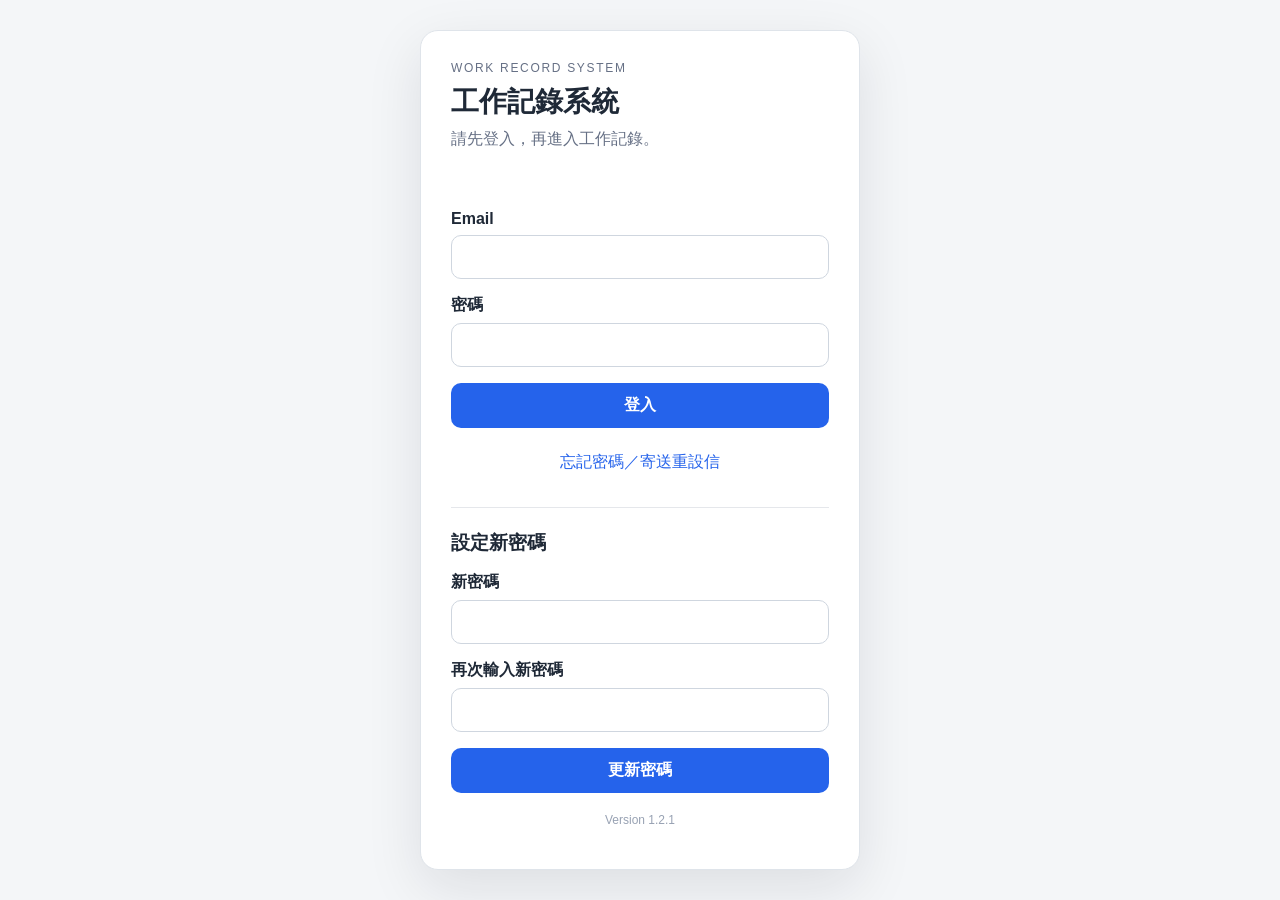
<file: index.html>
<!doctype html>
<html lang="zh-Hant">
<head>
  <meta charset="utf-8" />
  <meta name="viewport" content="width=device-width, initial-scale=1" />
  <title>工作記錄｜Version 1.1.2</title>
  <link rel="stylesheet" href="css/style.css" />
</head>
<body>
  <aside data-main-menu data-page="index"></aside>

  <main class="main">
    <section id="dashboard" class="view active">
      <div class="view-title">
        <div>
          <h2>首頁總覽</h2>
        </div>
      </div>
      <div id="statsGrid" class="stats-grid"></div>
      <div class="grid two">
        <section class="card">
          <h3>已設定上市時程</h3>
          <div id="todayFollowups" class="compact-list"></div>
        </section>
        <section class="card">
          <h3>最近更新</h3>
          <div id="recentRecords" class="compact-list"></div>
        </section>
      </div>
    </section>

    <section id="settings" class="view">
      <div class="view-title">
        <div>
          <h2>設定</h2>
        </div>
      </div>

      <div class="settings-tabs">
        <button class="settings-tab active" data-settings-tab="customers" type="button">客戶名稱</button>
        <button class="settings-tab" data-settings-tab="products" type="button">產品口味＋規格＋狀態</button>
        <button class="settings-tab" data-settings-tab="schedule" type="button">上市時程節點</button>
        <button class="settings-tab" data-settings-tab="rules" type="button">主檔整理方式</button>
        <button class="settings-tab" data-settings-tab="supabase" type="button">Supabase 連線</button>
      </div>

      <section class="card settings-panel active" data-settings-panel="customers">
        <h3>設定客戶名稱</h3>
        <div class="inline-form">
          <input id="newCustomerName" placeholder="例：JFC、全家、內部、星巴克" />
          <button id="addCustomerBtn" class="btn primary" type="button">新增客戶</button>
        </div>
        <div id="customerMasterList" class="master-list"></div>
      </section>

      <section class="card settings-panel" data-settings-panel="products">
        <h3>設定客戶的產品口味 / 規格 / 狀態 / 上市時程</h3>
        <div class="grid four product-create-fields">
          <label>客戶
            <select id="masterCustomerSelect"></select>
          </label>
          <label>產品口味
            <input id="newProductName" placeholder="例：米花-焦糖、米片-明太子" />
          </label>
          <label>規格
            <input id="newProductSpec" placeholder="例：80g、35g、組合包" />
          </label>
          <label>狀態
            <select id="newProductStatus">
              <option>進行中</option><option>待處理</option><option>等待回覆</option><option>已完成</option><option>暫停</option><option>突然結案</option><option>已結案</option>
            </select>
          </label>
          <div class="product-create-action">
            <button id="addProductSpecBtn" class="btn primary" type="button">新增產品口味＋規格</button>
          </div>
        </div>
        <div id="productSpecMasterList" class="master-list"></div>
      </section>

      <section class="card settings-panel" data-settings-panel="schedule">
        <h3>設定專案時程節點</h3>
        <div class="grid two schedule-master-create-fields">
          <label>工作項目 / 節點<input id="newScheduleNodeName" placeholder="例：包裝審核申請" /></label>
          <label>工作日數<input id="newScheduleWorkDays" type="number" min="0" placeholder="例：3" /></label>
        </div>
        <div class="form-actions">
          <button id="addScheduleNodeBtn" class="btn primary" type="button">新增時程節點</button>
          <button id="resetScheduleNodesBtn" class="btn" type="button">恢復預設節點</button>
        </div>
        <div id="scheduleNodeMasterList" class="master-list"></div>
      </section>

      <section class="card settings-panel" data-settings-panel="rules">
        <h3>目前主檔整理方式</h3>
        <table class="field-table">
          <thead><tr><th>層級</th><th>用途</th><th>快速記錄時的行為</th></tr></thead>
          <tbody>
            <tr><td>客戶名稱</td><td>先選擇是哪個客戶或內部案</td><td>選完後，產品口味＋規格選單會只顯示該客戶的項目</td></tr>
            <tr><td>產品口味＋規格</td><td>記錄產品或口味名稱與 80g、35g、組合包等規格</td><td>合併成一個選項，避免產品和規格拆開選錯</td></tr>
            <tr><td>狀態</td><td>設定該客戶產品規格目前狀態</td><td>快速記錄不需再填狀態，新增記錄時自動帶入</td></tr>
            <tr><td>上市時程節點</td><td>設定大方向流程與工作日數</td><td>在「產品口味＋規格＋狀態」中設定專案時程，可填預計開始日、預計完成日、實際開始日、實際完成日；尚未取得預計時程時可留空</td></tr>
          </tbody>
        </table>
      </section>

      <section class="card settings-panel" data-settings-panel="supabase">
        <h3>Supabase v24 專案工作記錄權限</h3>
        <div class="auth-box">
          <h4>登入帳號</h4>
          <p id="authStatus" class="hint">尚未登入</p>
          <div class="grid two">
            <label>Email
              <input id="authEmail" type="email" placeholder="你的 Email" autocomplete="email" />
            </label>
            <label>密碼
              <input id="authPassword" type="password" placeholder="至少 6 碼" autocomplete="current-password" />
            </label>
          </div>
          <div class="form-actions">
            <button id="authSignInBtn" class="btn primary" type="button">登入</button>
            <button id="authSignUpBtn" class="btn" type="button">建立帳號</button>
            <button id="authForgotPasswordBtn" class="btn" type="button">忘記密碼／寄送重設信</button>
            <button id="authSignOutBtn" class="btn danger-light" type="button">登出</button>
          </div>
          <p class="hint">忘記密碼時，先輸入 Email，再按「忘記密碼／寄送重設信」。請到信箱點開連結後回到本頁設定新密碼。</p>
        </div>
        <div id="passwordRecoveryBox" class="auth-box" hidden>
          <h4>設定新密碼</h4>
          <p class="hint">已由密碼重設信進入。請輸入新的登入密碼。</p>
          <div class="grid two">
            <label>新密碼
              <input id="newAuthPassword" type="password" placeholder="至少 8 碼" autocomplete="new-password" />
            </label>
            <label>再次輸入新密碼
              <input id="confirmAuthPassword" type="password" placeholder="請再次輸入" autocomplete="new-password" />
            </label>
          </div>
          <div class="form-actions">
            <button id="authUpdatePasswordBtn" class="btn primary" type="button">更新密碼</button>
            <button id="authCancelRecoveryBtn" class="btn" type="button">取消</button>
          </div>
        </div>
        <div id="supabaseStatus" class="note-box">尚未檢查連線。</div>
        <details id="supabaseDebugWrap" class="debug-box">
          <summary>Supabase 詳細錯誤訊息（Debug）</summary>
          <pre id="supabaseDebugText">尚無錯誤。</pre>
        </details>
        <div class="form-actions">
          <button id="pushSupabaseBtn" class="btn" type="button">立即同步到 Supabase</button>
          <button id="pullSupabaseBtn" class="btn" type="button">從 Supabase 載入資料</button>
          <button id="loadAuditBtn" class="btn" type="button">查看最近操作紀錄</button>
        </div>
        <div id="auditLogList" class="compact-list"></div>
      </section>
    </section>

    <section id="log" class="view">
      <div class="view-title">
        <div>
          <h2>快速記錄</h2>
        </div>
        <button id="newRecordBtn" class="btn primary">新增空白記錄</button>
      </div>
      <div class="grid form-and-list">
        <section class="card">
          <h3 id="formTitle">新增 / 編輯工作記錄</h3>
          <form id="recordForm" class="record-form">
            <input type="hidden" id="recordId" />
            <div class="grid one">
              <label>日期<input id="recordDate" type="date" required /></label>
            </div>
            <div class="grid two">
              <label>客戶
                <select id="customer" required></select>
              </label>
              <label>產品口味＋規格
                <input id="productSpecCombo" list="productSpecList" placeholder="先選客戶，再輸入關鍵字搜尋產品口味＋規格" required />
              </label>
            </div>
            <input type="hidden" id="productName" />
            <input type="hidden" id="spec" />
            <datalist id="productSpecList"></datalist>
            <div class="grid one">
              <label>工作類型
                <select id="workType">
                  <option>一般記事</option><option>樣品</option><option>送驗/報告</option><option>包裝審查</option><option>設計/版面</option><option>料號/條碼</option><option>成分營養標</option><option>請購/發包</option><option>試俥/生產</option><option>出貨/上市</option><option>會議/討論</option><option>其他</option>
                </select>
              </label>
            </div>
            <label>記事內容<textarea id="notes" rows="6" required placeholder="誰回覆、目前進度、已完成什麼、卡在哪裡..."></textarea></label>
            <div class="grid two">
              <label>樣品版本<input id="sampleVersion" placeholder="例：V1、V2、2026-06-A" /></label>
              <label>照片 / 附件位置<input id="photoPath" placeholder="例：雲端連結或 assets/photos/a.jpg" /></label>
            </div>
            <div class="form-actions">
              <button type="submit" class="btn primary">儲存記錄</button>
              <button type="button" id="duplicateBtn" class="btn">複製成新記錄</button>
              <button type="button" id="resetBtn" class="btn">清空</button>
            </div>
          </form>
        </section>
        <section class="card">
          <div class="list-head">
            <h3>工作記事清單</h3>
            <span id="recordCount" class="pill"></span>
          </div>
          <div class="filters">
            <input id="keyword" type="search" placeholder="關鍵字：客戶、產品、記事、下一步..." />
            <select id="customerFilter"><option value="">全部客戶</option></select>
            <select id="statusFilter"><option value="">全部狀態</option></select>
            <select id="typeFilter"><option value="">全部類型</option></select>
          </div>
          <div id="recordsList" class="records-list"></div>
        </section>
      </div>
    </section>

    <section id="projects" class="view">
      <div class="view-title"><div><h2>專案總覽</h2><p>把同一個「客戶 + 產品/口味 + 規格」合併成一張專案卡。</p></div></div>
      <section class="card">
        <label>查詢條件：客戶＋產品/口味＋規格
          <input id="projectSearch" type="search" placeholder="例：JFC 焦糖 80g、全家 米片、內部 組合包" />
        </label>
      </section>
      <div id="projectBoard" class="project-board"></div>
    </section>

    <section id="timeline" class="view">
      <div class="view-title"><div><h2>歷程時間軸</h2><p>適合查某個案子從開始到現在所有紀錄。</p></div></div>
      <div class="filters line">
        <select id="timelineProjectSelect"></select>
      </div>
      <div id="timelineList" class="timeline"></div>
    </section>

    <section id="followups" class="view">
      <div class="view-title"><div><h2>追蹤提醒</h2><p>看今天、本週、逾期、等待他人的事項。</p></div></div>
      <div class="tabs"><button class="tab active" data-follow="overdue">逾期</button><button class="tab" data-follow="today">今天</button><button class="tab" data-follow="week">本週</button><button class="tab" data-follow="waiting">等待他人</button><button class="tab" data-follow="all">全部未完成</button></div>
      <div id="followupList" class="records-list"></div>
    </section>

    <section id="calendar" class="view">
      <div class="view-title">
        <div><h2>月曆 / 日期清單</h2></div>
        <div class="calendar-controls">
          <label>起始月份<input id="calendarMonth" type="month" /></label>
        </div>
      </div>
      <div id="calendarGrid" class="calendar-multi"></div>
      <section class="card"><h3>日期清單</h3><div id="dateAgenda" class="compact-list"></div></section>
    </section>

    <section id="samples" class="view">
      <div class="view-title"><div><h2>樣品版本</h2></div></div>
      <div id="sampleList" class="sample-grid"></div>
    </section>

    <section id="attachments" class="view">
      <div class="view-title"><div><h2>照片 / 附件</h2></div></div>
      <div id="attachmentList" class="attachment-grid"></div>
    </section>

  </main>

  <div id="recordModal" class="modal-backdrop" aria-hidden="true">
    <div class="modal-card" role="dialog" aria-modal="true" aria-labelledby="recordModalTitle">
      <div class="modal-head">
        <h3 id="recordModalTitle">查看記事</h3>
        <button id="recordModalClose" class="mini" type="button">關閉</button>
      </div>
      <div id="recordModalBody" class="modal-body"></div>
    </div>
  </div>
  <div id="toast" class="toast" role="status"></div>
  <script src="js/components/mainMenu.js"></script>
  <script src="data/excelRecords.js"></script>
  <script src="js/config/supabaseConfig.js"></script>
  <script src="js/config/projectInfoTemplate.js"></script>
  <script src="js/services/supabaseService.js"></script>
  <script src="js/app.js"></script>
</body>
</html>
</file>
<file: css/style.css>
:root{--bg:#f6f4ee;--panel:#fffaf1;--card:#fff;--text:#2b2722;--muted:#7b7166;--line:#e6ddd0;--primary:#8a5a28;--primary2:#b77a34;--danger:#b3261e;--green:#2e7d32;--yellow:#8a6d00;--blue:#28608a;--shadow:0 10px 30px rgba(63,46,25,.08)}*{box-sizing:border-box}body{margin:0;background:var(--bg);color:var(--text);font-family:-apple-system,BlinkMacSystemFont,"Segoe UI","Noto Sans TC",Arial,sans-serif}.topbar{position:sticky;top:0;z-index:10;margin-left:230px;display:flex;justify-content:space-between;gap:20px;align-items:center;padding:22px 28px;background:rgba(246,244,238,.94);backdrop-filter:blur(10px);border-bottom:1px solid var(--line)}h1,h2,h3,h4,p{margin-top:0}.eyebrow{font-size:13px;letter-spacing:.08em;color:var(--primary);font-weight:700}.subtle,.view-title p,.record-meta,.empty{color:var(--muted)}.top-actions,.form-actions,.card-actions,.tabs{display:flex;gap:8px;flex-wrap:wrap}.btn,.nav-btn,.flow-step,.mini,.tab,.mini-line,.cal-event{border:1px solid var(--line);background:#fff;border-radius:12px;padding:10px 14px;cursor:pointer;color:var(--text);font-weight:650}.btn:hover,.nav-btn:hover,.flow-step:hover,.mini:hover,.tab:hover,.mini-line:hover{border-color:var(--primary2)}.btn.primary{background:var(--primary);color:white;border-color:var(--primary)}.danger,.danger-light{color:var(--danger)}.danger-light{background:#fff7f5;border-color:#f0c9c4}.sidebar{position:fixed;top:0;left:0;bottom:0;width:230px;padding:18px 14px;background:#2b2722;color:#fff;display:flex;flex-direction:column;gap:8px}.sidebar:before{content:'功能選單';font-size:13px;color:#d9c8b3;letter-spacing:.1em;margin:8px 8px 12px}.nav-btn{background:transparent;color:#f9f0e6;border-color:rgba(255,255,255,.14);text-align:left}.nav-btn.active{background:#fffaf1;color:#2b2722}.main{margin-left:230px;padding:24px 28px 60px}.view{display:none}.view.active{display:block}.view-title{display:flex;justify-content:space-between;align-items:flex-start;gap:16px;margin-bottom:18px}.grid{display:grid;gap:14px}.grid.two{grid-template-columns:repeat(2,minmax(0,1fr))}.grid.three{grid-template-columns:repeat(3,minmax(0,1fr))}.grid.form-and-list{grid-template-columns:minmax(420px,.95fr) minmax(420px,1.05fr);align-items:start}.card,.stat,.record-card,.project-card,.sample-card,.attachment-card{background:var(--card);border:1px solid var(--line);border-radius:18px;box-shadow:var(--shadow)}.card{padding:18px;margin-bottom:16px}.stats-grid{display:grid;grid-template-columns:repeat(6,minmax(120px,1fr));gap:12px;margin-bottom:18px}.stat{padding:16px}.stat span{display:block;color:var(--muted);font-size:13px}.stat strong{display:block;font-size:30px;margin:6px 0}.stat em{font-style:normal;color:var(--muted);font-size:12px}label{display:flex;flex-direction:column;gap:6px;font-size:14px;font-weight:700;color:#4b4137}input,select,textarea{width:100%;border:1px solid var(--line);border-radius:12px;padding:11px 12px;background:#fff;color:var(--text);font:inherit}textarea{resize:vertical}.record-form{display:grid;gap:12px}.filters{display:grid;grid-template-columns:1.4fr 1fr 1fr 1fr;gap:8px;margin-bottom:12px}.filters.line{display:block}.list-head{display:flex;justify-content:space-between;align-items:center}.pill,.badge{display:inline-flex;align-items:center;gap:4px;border-radius:999px;padding:4px 9px;background:#f3eadc;color:#6b4c25;font-size:12px;font-weight:700}.records-list{display:grid;gap:10px}.record-card{padding:14px}.record-card.overdue{border-color:#e2aaa4;background:#fff8f6}.record-top{display:flex;justify-content:space-between;gap:8px;align-items:start}.record-card h4{margin:8px 0 6px}.record-card p{white-space:pre-wrap;color:#4b4137}.next-line{font-size:13px;color:var(--muted);background:#fbf7ef;border-radius:10px;padding:8px;margin:8px 0}.mini{font-size:12px;padding:7px 10px;border-radius:9px}.status-進行中{background:#e9f3ff;color:#15508a}.status-待處理{background:#fff4ce;color:#725800}.status-等待回覆{background:#fff0d6;color:#8a4b00}.status-已完成,.status-已結案{background:#e9f7ec;color:#23632b}.status-暫停,.status-突然結案{background:#ece7e1;color:#5d5750}.flow-list{display:grid;grid-template-columns:repeat(5,minmax(140px,1fr));gap:10px}.flow-step{text-align:left;background:#fffaf1}.compact-list{display:grid;gap:8px}.mini-line{display:flex;justify-content:space-between;gap:10px;align-items:center;text-align:left;background:#fff;width:100%;font-weight:500}.mini-line b{color:var(--primary)}.project-board{display:grid;grid-template-columns:repeat(3,minmax(240px,1fr));gap:14px}.project-card,.sample-card,.attachment-card{padding:16px}.project-card h3{margin:10px 0}.stage-row{display:flex;justify-content:space-between;align-items:center;margin:10px 0;padding:9px;background:#fbf7ef;border-radius:10px}.timeline{background:#fff;border:1px solid var(--line);border-radius:18px;padding:16px}.time-item{display:grid;grid-template-columns:120px 1fr;gap:14px;position:relative;padding:0 0 18px}.time-item:before{content:'';position:absolute;left:112px;top:4px;bottom:0;border-left:2px solid var(--line)}.time-date{font-weight:800;color:var(--primary)}.time-body{background:#fffaf1;border:1px solid var(--line);border-radius:14px;padding:12px}.calendar-grid{display:grid;grid-template-columns:repeat(7,1fr);gap:8px;margin-bottom:16px}.cal-head{text-align:center;font-weight:800;color:var(--muted);padding:8px}.cal-cell{min-height:120px;background:#fff;border:1px solid var(--line);border-radius:14px;padding:8px;display:flex;flex-direction:column;gap:5px}.cal-cell.blank{background:transparent;border:0}.cal-event{font-size:12px;padding:5px 6px;border-radius:8px;text-align:left;background:#fffaf1;overflow:hidden;text-overflow:ellipsis;white-space:nowrap}.more{font-size:12px;color:var(--muted)}.sample-grid,.attachment-grid{display:grid;grid-template-columns:repeat(3,minmax(220px,1fr));gap:14px}.attachment-card code{display:block;background:#2b2722;color:#fff7ec;border-radius:10px;padding:9px;word-break:break-all;margin:10px 0}.field-table{width:100%;border-collapse:collapse;background:#fff}.field-table th,.field-table td{padding:12px;border-bottom:1px solid var(--line);text-align:left;vertical-align:top}.field-table th{background:#fbf7ef;color:var(--primary)}.note-box{background:#2b2722;color:#fff7ec;padding:16px;border-radius:14px;white-space:pre-wrap}.toast{position:fixed;right:24px;bottom:24px;background:#2b2722;color:#fff;padding:12px 16px;border-radius:12px;box-shadow:var(--shadow);opacity:0;transform:translateY(10px);transition:.2s;pointer-events:none}.toast.show{opacity:1;transform:translateY(0)}@media(max-width:1100px){.topbar,.main{margin-left:0}.sidebar{position:static;width:auto;flex-direction:row;overflow:auto}.topbar{position:static;display:block}.top-actions{margin-top:12px}.grid.form-and-list,.grid.two,.grid.three,.stats-grid,.project-board,.sample-grid,.attachment-grid,.flow-list{grid-template-columns:1fr}.filters{grid-template-columns:1fr}.calendar-grid{font-size:13px}.cal-cell{min-height:90px}}
.settings-grid{align-items:start}.inline-form{display:grid;grid-template-columns:1fr auto;gap:8px;align-items:end}.hint{font-size:13px;color:var(--muted);background:#fbf7ef;border:1px dashed var(--line);border-radius:12px;padding:9px;margin:8px 0}.master-list{display:grid;gap:8px;margin-top:12px;max-height:380px;overflow:auto}.master-item{display:flex;justify-content:space-between;gap:10px;align-items:center;padding:10px 12px;border:1px solid var(--line);border-radius:12px;background:#fffaf1}.master-item span{word-break:break-word}.grid.one{grid-template-columns:1fr}
/* v5 上市時程與專案總覽調整 */
.project-board{grid-template-columns:1fr}
.project-card-wide{padding:18px 18px 20px}
.project-schedule-summary{background:#fbf7ef;border:1px solid var(--line);border-radius:12px;padding:10px 12px;margin:10px 0;color:#4b4137}
.project-records{margin-top:14px;display:grid;gap:8px}
.project-record-line{display:grid;grid-template-columns:110px 110px 1fr auto;gap:8px;align-items:start;border:1px solid var(--line);background:#fffaf1;border-radius:12px;padding:10px}
.project-record-line p{margin:0;white-space:pre-wrap;color:#4b4137}
.schedule-editor{margin:14px 0;padding:14px;border:1px dashed var(--primary2);border-radius:14px;background:#fffdf8}
.schedule-table-wrap{max-height:360px;overflow:auto;border-radius:12px;border:1px solid var(--line);background:#fff}
.compact-table th,.compact-table td{padding:8px 10px;font-size:13px}
.schedule-node-list{max-height:520px}.schedule-node-item span:first-child{display:flex;flex-direction:column;gap:3px}.schedule-node-item small{color:var(--muted);font-size:12px}.node-actions{display:flex;gap:6px;flex-wrap:wrap;justify-content:flex-end}.schedule-master-card{grid-column:1 / -1}
@media(max-width:900px){.project-record-line{grid-template-columns:1fr}.schedule-editor .grid.three{grid-template-columns:1fr}}

/* v6 additions */
.settings-tabs{display:flex;gap:8px;flex-wrap:wrap;margin:0 0 16px}.settings-tab{border:1px solid var(--line);background:#fff;border-radius:999px;padding:10px 14px;cursor:pointer;font-weight:800;color:var(--text)}.settings-tab.active{background:var(--primary);border-color:var(--primary);color:#fff}.settings-panel{display:none}.settings-panel.active{display:block}.grid.four{grid-template-columns:repeat(4,minmax(0,1fr))}.inline-form{display:grid;grid-template-columns:1fr auto;gap:8px;align-items:end}.master-list{display:grid;gap:8px;margin-top:12px}.master-item{display:flex;align-items:center;justify-content:space-between;gap:10px;background:#fbf7ef;border:1px solid var(--line);border-radius:12px;padding:10px}.master-item span small{display:block;color:var(--muted);font-weight:500;margin-top:4px}.product-status-item{grid-template-columns:1fr 150px auto}.mini-select{max-width:150px;padding:7px 10px;border-radius:9px;font-size:12px}.schedule-node-item .node-actions{display:flex;gap:6px;justify-content:flex-end}.project-schedule-summary{background:#fbf7ef;border-radius:10px;padding:9px;margin:10px 0}.project-records{margin-top:12px;border-top:1px solid var(--line);padding-top:12px}.project-record-line{display:grid;grid-template-columns:92px 95px 1fr auto;gap:8px;align-items:start;padding:8px;border-bottom:1px solid var(--line)}.project-record-line p{margin:0}.project-card-wide{grid-column:1/-1}.schedule-editor{background:#fffaf1;border:1px solid var(--line);border-radius:14px;padding:14px;margin:12px 0}.schedule-table-wrap{overflow:auto}.compact-table th,.compact-table td{padding:8px}
@media(max-width:1100px){.grid.four{grid-template-columns:1fr}.inline-form{grid-template-columns:1fr}.project-record-line{grid-template-columns:1fr}.mini-select{max-width:none}.settings-tabs{display:grid;grid-template-columns:1fr 1fr}}

/* v7 additions */
.calendar-controls{display:flex;gap:8px;align-items:center;flex-wrap:wrap}.calendar-controls input{min-width:160px}.calendar-multi{display:grid;grid-template-columns:repeat(3,minmax(260px,1fr));gap:14px;margin-bottom:16px}.calendar-month-card{background:var(--card);border:1px solid var(--line);border-radius:18px;box-shadow:var(--shadow);padding:14px}.calendar-month-card h3{margin:0 0 10px;color:var(--primary)}.cal-event-row{font-size:12px;padding:5px 6px;border:1px solid var(--line);border-radius:8px;background:#fffaf1;display:grid;grid-template-columns:1fr auto auto;gap:4px;align-items:center}.cal-event-row span{overflow:hidden;text-overflow:ellipsis;white-space:nowrap}.cal-mini{font-size:11px;border:1px solid var(--line);background:#fff;border-radius:7px;padding:3px 6px;cursor:pointer;color:var(--text);font-weight:700}.cal-mini:hover{border-color:var(--primary2)}.agenda-line{display:grid;grid-template-columns:auto 1fr auto}.modal-backdrop{display:none;position:fixed;inset:0;background:rgba(28,22,16,.35);z-index:60;align-items:center;justify-content:center;padding:20px}.modal-backdrop.show{display:flex}.modal-card{width:min(720px,96vw);max-height:84vh;overflow:auto;background:#fff;border:1px solid var(--line);border-radius:18px;box-shadow:0 20px 60px rgba(0,0,0,.2);padding:18px}.modal-head{display:flex;justify-content:space-between;align-items:start;gap:12px;border-bottom:1px solid var(--line);padding-bottom:10px;margin-bottom:12px}.modal-note{white-space:pre-wrap;background:#fffaf1;border:1px solid var(--line);border-radius:14px;padding:14px;line-height:1.7;margin-bottom:12px}.record-note{white-space:pre-wrap;color:#4b4137;margin:10px 0}.record-card h4{display:none}
@media(max-width:1200px){.calendar-multi{grid-template-columns:1fr}.calendar-month-card .cal-cell{min-height:90px}}


/* v8 additions: project timeline button and continuous single-column calendar */
.calendar-multi{display:grid;grid-template-columns:1fr;gap:18px;margin-bottom:16px}
.calendar-month-card{padding:16px}.calendar-month-card h3{font-size:22px;margin-bottom:12px}
.outside-month{background:#f4efe7;color:#a0968a}.outside-month b{opacity:.55}.calendar-control-cell{background:#fff7e8;border-style:dashed;align-items:center;justify-content:center}.month-cell-btn{width:100%;border:1px solid var(--primary2);background:#fffaf1;color:var(--primary);border-radius:10px;padding:8px 10px;cursor:pointer;font-weight:900}.month-cell-btn:hover{background:#f3eadc}.two-line-event{display:grid;grid-template-columns:1fr;gap:5px;padding:6px}.two-line-event .cal-event-text{display:grid;gap:2px;min-width:0}.two-line-event .cal-event-text b{font-size:12px;line-height:1.3;white-space:normal;overflow:hidden;display:-webkit-box;-webkit-line-clamp:2;-webkit-box-orient:vertical}.two-line-event .cal-event-text span{font-size:11px;color:var(--muted);white-space:normal;overflow:hidden;display:-webkit-box;-webkit-line-clamp:2;-webkit-box-orient:vertical}.cal-event-actions{display:flex;gap:4px;justify-content:flex-start}.two-line-agenda{display:grid;grid-template-columns:1fr auto;align-items:start}.two-line-agenda div{display:grid;gap:3px}.two-line-agenda span{color:var(--muted)}
@media(max-width:900px){.cal-cell{min-height:105px}.two-line-event .cal-event-text b{font-size:11px}}

/* v9: 上市時程節點列表不使用內層卷軸，避免雙層捲動 */
.master-list,
.schedule-node-list,
.schedule-table-wrap,
.schedule-table-wrap.no-inner-scroll {
  max-height: none !important;
  overflow: visible !important;
}
.editable-schedule-table .table-date-input {
  min-width: 145px;
  padding: 7px 8px;
  border-radius: 8px;
  font-size: 13px;
}
.editable-schedule-table th,
.editable-schedule-table td {
  vertical-align: middle;
}

/* v10: 上市時程移到設定 > 產品口味＋規格＋狀態 */
.product-master-block{display:grid;gap:8px}
.product-master-block .schedule-editor{margin:0 0 10px 0}
.product-status-item{flex-wrap:wrap}
.product-status-item > span{flex:1 1 260px}
.project-info-box{display:block;background:#fffaf1;border:1px solid var(--line);border-radius:14px;padding:12px;margin:12px 0;color:#4b4137}.project-info-header{display:flex;align-items:center;justify-content:space-between;gap:10px}.project-info-header strong{font-weight:900}.project-info-box.collapsed{padding:10px 12px}.project-info-box textarea{margin-top:8px;min-height:230px;line-height:1.65;font-weight:500;white-space:pre-wrap;background:#fff}.project-info-box textarea:focus{outline:2px solid rgba(138,90,40,.18);border-color:var(--primary2)}.project-info-preview{margin-top:8px;color:var(--muted);font-size:13px;line-height:1.5;white-space:normal}
.auth-box{background:#f8fbff;border:1px solid var(--line);border-radius:16px;padding:14px;margin:12px 0}.auth-box h4{margin:0 0 6px}.auth-box .form-actions{margin-top:8px}

.debug-box{margin-top:12px;background:#fff;border:1px dashed var(--danger);border-radius:14px;padding:12px;color:#4b4137}.debug-box summary{cursor:pointer;font-weight:900;color:var(--danger)}.debug-box pre{white-space:pre-wrap;word-break:break-word;background:#2b2722;color:#fff7ec;padding:12px;border-radius:12px;max-height:420px;overflow:auto;font-size:12px;line-height:1.55}
.timeline-project-status{margin:0 0 12px;padding:10px 12px;border:1px solid var(--line);border-radius:12px;background:#fffaf1;display:flex;gap:8px;align-items:center;flex-wrap:wrap}.settings-project-info{margin-top:10px}.product-status-item{align-items:flex-start}.product-status-item .mini-select{min-width:110px}
.schedule-date-control{display:flex;align-items:center;gap:4px;flex-wrap:nowrap}.schedule-date-control .table-date-input{min-width:112px}

/* v34 SAP-like theme + font size -2px */
:root{
  --bg:#eef3f5;
  --panel:#f6f8f9;
  --card:#ffffff;
  --text:#1d2d3a;
  --muted:#5d6b75;
  --line:#d4dde3;
  --primary:#0a6ed1;
  --primary2:#0854a0;
  --danger:#bb0000;
  --green:#107e3e;
  --yellow:#e9730c;
  --blue:#0a6ed1;
  --shadow:0 1px 2px rgba(0,0,0,.12);
}
html{font-size:14px}
body{background:var(--bg);color:var(--text);font-size:14px;font-family:"Segoe UI",Arial,"Noto Sans TC",sans-serif}
.topbar{margin-left:0;padding:10px 20px;background:#354a5f;color:#fff;border-bottom:1px solid #223548;box-shadow:0 2px 5px rgba(0,0,0,.25)}
.topbar h1{font-size:18px;margin:0;color:#fff;font-weight:650}.topbar .eyebrow{display:none}.topbar .subtle{color:#d6e4ef;font-size:12px}.top-actions .btn{background:#4f6478;color:#fff;border-color:#60758a;border-radius:3px;padding:7px 10px;font-size:12px}.top-actions .btn.primary{background:#0a6ed1;border-color:#0a6ed1}.sidebar{position:sticky;top:0;z-index:11;width:100%;height:auto;bottom:auto;left:auto;padding:0 16px;background:#354a5f;color:#fff;display:flex;flex-direction:row;gap:0;overflow:auto;border-bottom:1px solid #223548}.sidebar:before{content:'工作記錄';display:flex;align-items:center;justify-content:center;width:112px;min-width:112px;margin:8px 14px 8px 0;border:1px solid #d6e4ef;border-radius:3px;color:#fff;font-size:20px;font-weight:900;letter-spacing:1px;background:#0a6ed1}.nav-btn{border:0;border-bottom:3px solid transparent;border-radius:0;background:transparent;color:#fff;padding:15px 14px;font-size:14px;font-weight:600;white-space:nowrap}.nav-btn:hover{background:#2d4256;border-color:#7fb7e7}.nav-btn.active{background:#2d4256;color:#fff;border-bottom-color:#91c8f6}.main{margin-left:0;padding:18px 20px 56px}.view-title{padding:0 0 10px;margin-bottom:12px;border-bottom:1px solid var(--line)}.view-title h2{font-size:20px;font-weight:500;color:#1d2d3a}.view-title p,.hint,.subtle{font-size:12px}.card,.stat,.record-card,.project-card,.sample-card,.attachment-card,.timeline,.calendar-month-card{border-radius:4px;box-shadow:var(--shadow);border-color:#d4dde3}.card{padding:14px;margin-bottom:12px}.btn,.flow-step,.mini,.tab,.mini-line,.cal-event,.settings-tab{border-radius:3px;padding:7px 11px;font-size:12px;font-weight:600;background:#fff;border-color:#b8c6d1;color:#1d2d3a}.btn:hover,.mini:hover,.settings-tab:hover{background:#ebf5fe;border-color:#0a6ed1}.btn.primary{background:#0a6ed1;border-color:#0a6ed1;color:#fff}.settings-tab.active{background:#0a6ed1;border-color:#0a6ed1;color:#fff}.danger-light{background:#fff3f3;border-color:#ffb8b8;color:#bb0000}input,select,textarea{border-radius:3px;padding:8px 9px;border-color:#b8c6d1;background:#fff;font-size:13px}label{font-size:12px;color:#354a5f;font-weight:600}.stat{padding:12px}.stat strong{font-size:24px}.stat span,.stat em{font-size:11px}.pill,.badge{border-radius:3px;padding:3px 6px;font-size:11px;background:#e5f2ff;color:#0854a0}.field-table th,.compact-table th{background:#f2f4f5;color:#354a5f;font-weight:700}.field-table th,.field-table td{padding:8px}.record-card,.project-card{padding:12px}.record-card h4,.project-card h3{font-size:16px}.record-card p,.project-record-line p,.modal-note{font-size:13px;line-height:1.55}.record-meta,.next-line{font-size:11px}.project-schedule-summary,.time-body,.flow-step,.stage-row,.master-item,.hint,.project-info-box,.timeline-project-status{background:#f7f9fa;border-color:#d4dde3;border-radius:4px}.master-list{gap:6px}.mini-select{font-size:12px;border-radius:3px;padding:6px 8px}.calendar-grid{gap:4px}.cal-head{font-size:12px;padding:6px;color:#354a5f}.cal-cell{border-radius:3px;min-height:104px;padding:6px}.calendar-month-card h3{font-size:18px;color:#1d2d3a}.cal-event-row,.two-line-event{border-radius:3px;background:#f7f9fa}.cal-mini,.month-cell-btn,.clear-date-btn{border-radius:3px;font-size:11px}.month-cell-btn{background:#ebf5fe;color:#0854a0;border-color:#91c8f6}.modal-card{border-radius:4px}.toast,.note-box,.debug-box pre{border-radius:4px;background:#1d2d3a}.auth-box{border-radius:4px;background:#f7f9fa}.debug-box{border-radius:4px}@media(max-width:1100px){.sidebar{position:static}.topbar{position:static}.main{padding:14px}}
.schedule-node-add-row{display:grid;grid-template-columns:2fr 1.2fr .8fr auto;gap:8px;align-items:end;margin:10px 0 12px;padding:10px;border:1px solid var(--line);background:#f7f9fb;border-radius:4px}.schedule-node-add-row input,.table-text-input,.table-number-input{width:100%;box-sizing:border-box;border:1px solid var(--line);border-radius:3px;padding:5px 6px;font-size:12px;background:#fff}.table-number-input{max-width:76px}.editable-schedule-table td{vertical-align:top}.editable-schedule-table .node-actions{display:flex;gap:4px;flex-wrap:wrap}.editable-schedule-table .node-actions .mini{padding:4px 6px}@media(max-width:860px){.schedule-node-add-row{grid-template-columns:1fr}.table-number-input{max-width:none}}

/* v38：專案時程與預設時程節點輸入框寬度調整 */
.editable-schedule-table [data-project-node-dept]{width:50%;max-width:88px;min-width:68px}.editable-schedule-table .schedule-date-control .table-date-input{width:100px;min-width:96px;max-width:96px;padding-left:5px;padding-right:5px}.editable-schedule-table .schedule-date-control{gap:0}.schedule-node-add-row [data-project-node-new-dept]{width:50%;max-width:88px;min-width:68px}.schedule-node-add-row [data-project-node-new-days]{max-width:64px}.schedule-node-add-row [data-project-node-new-name]{max-width:240px}.schedule-node-add-row input{min-width:0}#nodeName,#nodeDept,#nodeDays{width:33%;max-width:180px;min-width:90px}#nodeDays{max-width:90px;min-width:64px}@media(max-width:860px){.editable-schedule-table [data-project-node-dept],.editable-schedule-table .schedule-date-control .table-date-input,.schedule-node-add-row [data-project-node-new-dept],.schedule-node-add-row [data-project-node-new-name],#nodeName,#nodeDept,#nodeDays{width:100%;max-width:none}}


/* v42：產品新增列、全系統日期元件一致 */
.product-create-fields{
  grid-template-columns:minmax(150px,1.1fr) minmax(180px,1.4fr) minmax(120px,.85fr) minmax(120px,.85fr) auto !important;
  align-items:end;
}
.product-create-action{display:flex;align-items:flex-end;height:100%}
.product-create-action .btn{white-space:nowrap;height:34px}

/* 日期欄位統一為剛好完整顯示日期及原生日期按鈕的寬度 */
input[type="date"],
.editable-schedule-table .schedule-date-control .table-date-input{
  box-sizing:border-box;
  width:132px !important;
  min-width:132px !important;
  max-width:132px !important;
}

@media(max-width:1000px){
  .product-create-fields{grid-template-columns:repeat(2,minmax(0,1fr)) !important}
  .product-create-action{align-items:flex-end}
}
@media(max-width:620px){
  .product-create-fields{grid-template-columns:1fr !important}
  .product-create-action .btn{width:100%}
  input[type="date"],
  .editable-schedule-table .schedule-date-control .table-date-input{
    width:100% !important;
    min-width:0 !important;
    max-width:none !important;
  }
}

/* v44：專案上市時程版面緊湊化 */
.schedule-header-row{
  display:flex;
  align-items:flex-end;
  justify-content:flex-start;
  gap:10px;
  flex-wrap:nowrap;
  margin-bottom:10px;
}
.schedule-header-row > label{flex:0 0 auto}
.schedule-mode-field select{
  width:calc(18em + 20px) !important;
  min-width:0 !important;
  max-width:none !important;
}
input[type="date"],
.editable-schedule-table .schedule-date-control .table-date-input{
  width:110px !important;
  min-width:110px !important;
  max-width:110px !important;
}
.schedule-node-add-row.schedule-node-add-row-no-dept{
  display:flex;
  align-items:stretch;
  justify-content:flex-start;
  gap:0;
  flex-wrap:nowrap;
}
.schedule-node-add-row.schedule-node-add-row-no-dept [data-project-node-new-name]{
  width:265px;
  max-width:265px;
  min-width:180px;
  border-top-right-radius:0;
  border-bottom-right-radius:0;
}
.schedule-node-add-row.schedule-node-add-row-no-dept [data-project-node-new-days]{
  width:70px;
  max-width:70px;
  min-width:70px;
  border-radius:0;
  border-left:0;
}
.schedule-node-add-row.schedule-node-add-row-no-dept [data-project-node-add]{
  white-space:nowrap;
  border-top-left-radius:0;
  border-bottom-left-radius:0;
  margin:0;
}
@media(max-width:760px){
  .schedule-header-row{flex-wrap:wrap}
  .schedule-node-add-row.schedule-node-add-row-no-dept{flex-wrap:wrap;gap:6px}
  .schedule-node-add-row.schedule-node-add-row-no-dept [data-project-node-new-name],
  .schedule-node-add-row.schedule-node-add-row-no-dept [data-project-node-new-days],
  .schedule-node-add-row.schedule-node-add-row-no-dept [data-project-node-add]{
    width:100%;max-width:none;min-width:0;border:1px solid var(--line);border-radius:3px;
  }
}

/* v46：恢復 v41 多列表格／清單滑鼠目前列明顯化 */
.field-table tbody tr,
.compact-table tbody tr,
.editable-schedule-table tbody tr,
.record-card,
.master-item,
.project-record-line,
.mini-line,
.stage-row,
.sample-card,
.attachment-card {
  position: relative;
  transition: background-color .14s ease, box-shadow .14s ease, border-color .14s ease, transform .14s ease;
}

.field-table tbody tr:hover,
.compact-table tbody tr:hover,
.editable-schedule-table tbody tr:hover {
  background: #eaf4fc;
  box-shadow: inset 4px 0 0 #0a6ed1, 0 2px 8px rgba(10,110,209,.12);
}

.field-table tbody tr:hover td,
.compact-table tbody tr:hover td,
.editable-schedule-table tbody tr:hover td {
  background: transparent;
}

.record-card:hover,
.master-item:hover,
.project-record-line:hover,
.mini-line:hover,
.stage-row:hover,
.sample-card:hover,
.attachment-card:hover {
  background: #eaf4fc;
  border-color: #91c8f6;
  box-shadow: inset 4px 0 0 #0a6ed1, 0 2px 8px rgba(10,110,209,.14);
}

/* 保留列內輸入框與按鈕原本底色，避免 hover 時辨識度下降 */
.field-table tbody tr:hover input,
.field-table tbody tr:hover select,
.field-table tbody tr:hover textarea,
.compact-table tbody tr:hover input,
.compact-table tbody tr:hover select,
.compact-table tbody tr:hover textarea,
.editable-schedule-table tbody tr:hover input,
.editable-schedule-table tbody tr:hover select,
.editable-schedule-table tbody tr:hover textarea {
  background: #fff;
}

.nav-link{display:block;text-decoration:none;text-align:center;color:inherit}
</file>
<file: css/gantt.css>
:root{--g-left:270px;--g-row:34px;--g-cell:34px;--g-border:#d9dee5;--g-accent:#2f6fed}
.gantt-body{background:#f4f6f8}.gantt-main{margin-left:0;padding:10px;height:100vh;display:flex;flex-direction:column;min-width:0}.filters{display:flex;align-items:flex-end;gap:8px;flex-wrap:nowrap;background:#fff;padding:8px 10px;border:1px solid var(--g-border);border-radius:10px}.filters label{display:grid;gap:3px;font-size:12px;color:#475569;flex:0 0 auto}.filters input,.filters select,.filters button,.zoom-tools button{height:34px;border:1px solid #cbd5e1;border-radius:6px;background:#fff;padding:0 8px;font:inherit}.filters input[type=date]{width:142px}.filters select{width:auto;min-width:max-content}.keyword-field input{width:210px}.zoom-tools{display:flex;align-items:center;gap:4px;margin-left:auto}.zoom-tools button{cursor:pointer;min-width:34px}.zoom-tools output{min-width:38px;text-align:center;font-size:12px;color:#475569}.status-banner{padding:6px 4px;font-size:13px;color:#475569}.status-banner[hidden]{display:none}.status-banner.error{color:#b42318}.status-banner.success{color:#067647}.gantt-shell{flex:1;min-height:0;background:#fff;border:1px solid var(--g-border);border-radius:10px;overflow:hidden}.gantt-scroller{overflow:auto;height:100%}.gantt-canvas{position:relative;width:max-content;min-width:100%}.gantt-header,.gantt-row{display:grid;grid-template-columns:var(--g-left) max-content;width:max-content;min-width:100%}.gantt-header{position:sticky;top:0;z-index:30;background:#fff;border-bottom:1px solid var(--g-border)}.left-head,.row-label{position:sticky;left:0;z-index:35;background:#fff;border-right:1px solid var(--g-border);box-sizing:border-box}.left-head{height:48px;padding:14px 10px;font-weight:700;font-size:13px;z-index:60}.timeline-head{display:flex;height:48px}.date-cell{flex:0 0 var(--g-cell);border-right:1px solid #eef1f4;text-align:center;font-size:10px;color:#64748b;padding-top:6px}.date-cell.weekend{background:#fafafa}.date-cell strong{display:block;color:#334155;font-size:11px}.gantt-row{height:var(--g-row);border-bottom:1px solid #eef1f4}.row-label{padding:6px 9px;white-space:nowrap;overflow:hidden;text-overflow:ellipsis;font-size:12px}.row-label.project{font-size:13px;font-weight:700;background:#f8fafc;cursor:pointer}.row-label .toggle{display:inline-block;width:14px}.timeline-row{position:relative;background-image:repeating-linear-gradient(to right,transparent 0,transparent calc(var(--g-cell) - 1px),#eef1f4 calc(var(--g-cell) - 1px),#eef1f4 var(--g-cell))}.bar{position:absolute;top:5px;height:24px;border-radius:5px;background:#6f91d8;color:#fff;font-size:11px;line-height:24px;padding:0 14px;white-space:nowrap;overflow:hidden;text-overflow:ellipsis;cursor:grab;user-select:none;touch-action:none;min-width:10px}.bar.completed{background:#7b8794}.bar.production{background:#936dc0}.bar.project-bar{background:#4e749f}.handle{position:absolute;top:0;width:8px;height:100%;cursor:ew-resize;background:rgba(255,255,255,.22)}.handle.left{left:0}.handle.right{right:0}.today-line{position:absolute;top:48px;bottom:0;width:2px;background:#e5484d;z-index:15;pointer-events:none}.resize-grip{position:fixed;left:calc(var(--g-left) - 3px);top:110px;bottom:10px;width:5px;cursor:col-resize;z-index:40}.empty-state{padding:32px;text-align:center;color:#64748b}.modal-backdrop{position:fixed;inset:0;background:rgba(15,23,42,.45);display:none;place-items:center;z-index:100}.modal-backdrop.open{display:grid}.modal-card{width:min(560px,calc(100vw - 28px));background:#fff;border-radius:12px;padding:20px}.change-summary{background:#f8fafc;border:1px solid var(--g-border);border-radius:8px;padding:14px;line-height:1.7}.modal-card fieldset{margin:16px 0;border:1px solid var(--g-border);border-radius:8px;display:grid;gap:10px}.modal-actions{display:flex;justify-content:flex-end;gap:10px}.modal-card button{height:36px;border:1px solid #cbd5e1;border-radius:7px;background:#fff;padding:0 10px}.modal-card button.primary{background:var(--g-accent);border-color:var(--g-accent);color:#fff}.conflict-message{padding:10px;border-radius:7px;background:#fff1f0;color:#b42318;margin-bottom:12px}
@media(max-width:1100px){.filters{overflow-x:auto}.gantt-main{margin-left:0;padding:8px}.keyword-field input{width:170px}}
@media(max-width:760px){.gantt-main{margin-left:0;padding:6px;padding-top:58px}.gantt-body .sidebar{position:fixed;top:0;left:0;right:0;width:auto;height:52px;display:flex;overflow-x:auto;z-index:60}.filters{overflow-x:auto}:root{--g-left:210px}.row-label{font-size:11px}}
</file>
<file: css/login.css>
:root{font-family:-apple-system,BlinkMacSystemFont,"Segoe UI","Noto Sans TC",sans-serif;color:#1f2937;background:#f4f6f8}*{box-sizing:border-box}body{margin:0;min-height:100vh}.login-shell{min-height:100vh;display:grid;place-items:center;padding:24px}.login-card{width:min(440px,100%);background:#fff;border:1px solid #dfe4ea;border-radius:18px;padding:30px;box-shadow:0 18px 55px rgba(15,23,42,.10)}header{margin-bottom:24px}.eyebrow{font-size:12px;letter-spacing:.14em;color:#667085;margin:0 0 8px}h1{font-size:28px;margin:0 0 8px}header p{color:#667085;margin:0}.message{min-height:24px;margin:0 0 12px;color:#475467}.message.error{color:#b42318}.message.success{color:#067647}form,.recovery-box{display:grid;gap:16px}label{display:grid;gap:7px;font-weight:650}input{width:100%;padding:12px 13px;border:1px solid #cfd6df;border-radius:10px;font:inherit}input:focus{outline:3px solid rgba(37,99,235,.15);border-color:#2563eb}button{font:inherit;cursor:pointer;border-radius:10px;padding:12px 14px}.primary{border:0;background:#2563eb;color:#fff;font-weight:700}.primary:disabled{opacity:.6;cursor:wait}.link-button{width:100%;margin-top:12px;border:0;background:transparent;color:#2563eb}.recovery-box{margin-top:22px;padding-top:22px;border-top:1px solid #e5e7eb}.recovery-box h2{font-size:19px;margin:0}.version{margin-top:20px;text-align:center;color:#98a2b3;font-size:12px}@media(max-width:520px){.login-shell{padding:14px}.login-card{padding:22px;border-radius:14px}}
</file>
